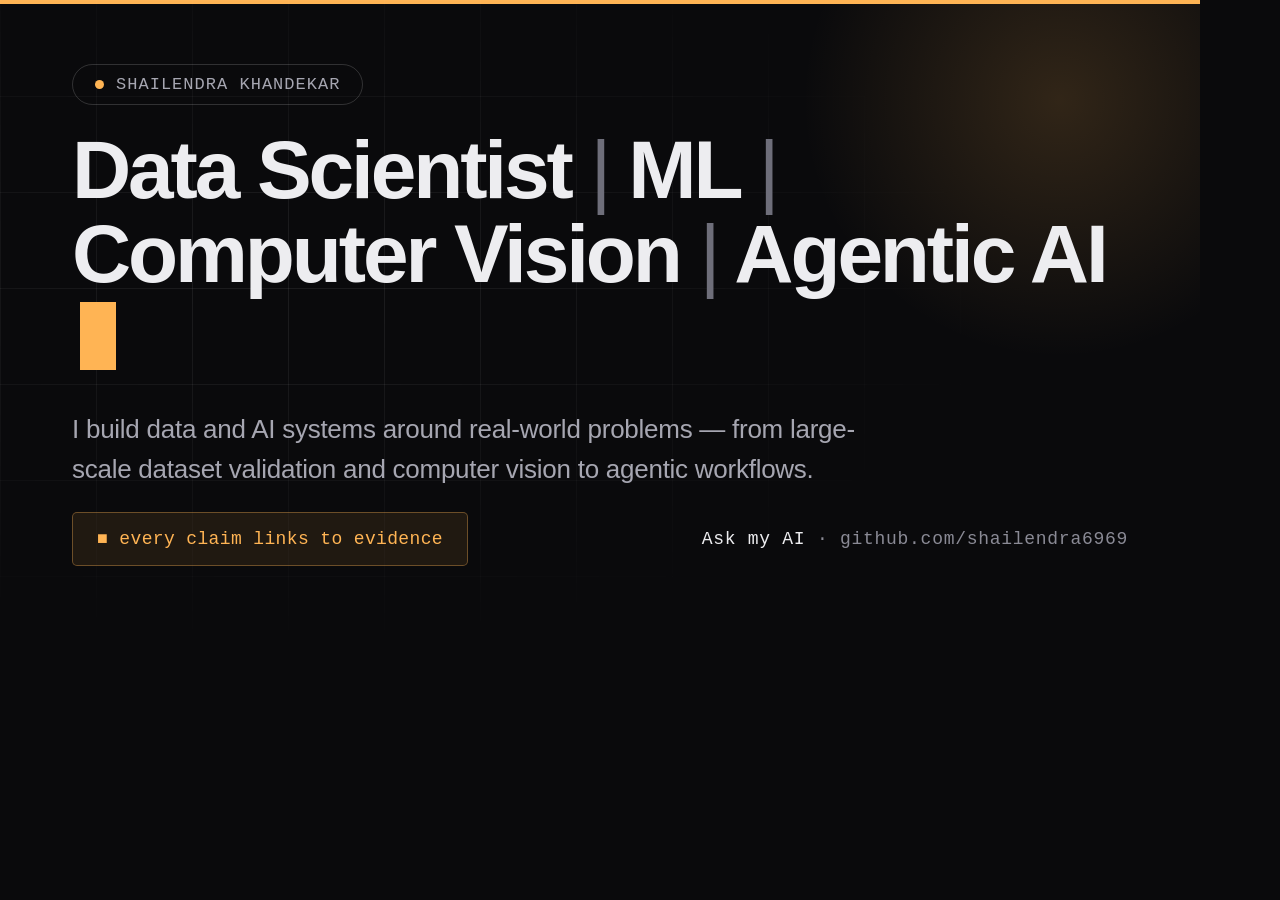
<file: _unused/assets/og.html>
<!doctype html>
<html lang="en">
<head>
<meta charset="utf-8">
<style>
  *{margin:0;padding:0;box-sizing:border-box}
  html,body{width:1200px;height:630px;overflow:hidden}
  body{
    background:#0A0A0C;color:#EDEDF0;
    font-family:'Inter',-apple-system,'Helvetica Neue',Arial,sans-serif;
    position:relative;display:flex;flex-direction:column;justify-content:space-between;
    padding:64px 72px;
  }
  .grid{
    position:absolute;inset:0;
    background-image:
      linear-gradient(to right, rgba(255,255,255,.07) 1px, transparent 1px),
      linear-gradient(to bottom, rgba(255,255,255,.07) 1px, transparent 1px);
    background-size:96px 96px;
    -webkit-mask-image:radial-gradient(ellipse 80% 80% at 25% 45%, #000 10%, transparent 75%);
    mask-image:radial-gradient(ellipse 80% 80% at 25% 45%, #000 10%, transparent 75%);
  }
  .glow{
    position:absolute;top:-180px;right:-140px;width:560px;height:560px;
    background:radial-gradient(circle, rgba(255,180,84,.16), transparent 65%);
  }
  .mono{font-family:'JetBrains Mono','SF Mono',Menlo,Consolas,monospace}
  .top,.mid,.bot{position:relative;z-index:2}
  .eyebrow{
    display:inline-flex;align-items:center;gap:12px;
    font-family:'JetBrains Mono','SF Mono',Menlo,Consolas,monospace;
    font-size:17px;letter-spacing:.06em;color:#A6A6B1;
    border:1px solid rgba(255,255,255,.16);border-radius:999px;padding:10px 22px;
  }
  .dot{width:9px;height:9px;border-radius:50%;background:#FFB454}
  h1{
    font-size:82px;line-height:1.03;letter-spacing:-.038em;font-weight:600;
    margin-bottom:28px;
  }
  .pipe{color:#6E6E7A;font-weight:400}
  .caret{
    display:inline-block;width:.44em;height:.82em;background:#FFB454;
    margin-left:.1em;vertical-align:-.04em;
  }
  .tag{
    font-size:26px;line-height:1.55;color:#A6A6B1;max-width:830px;letter-spacing:-.01em;
  }
  .bot{display:flex;align-items:center;justify-content:space-between;gap:24px}
  .badge{
    display:flex;align-items:center;gap:14px;
    border:1px solid rgba(255,180,84,.34);background:rgba(255,180,84,.09);
    border-radius:5px;padding:16px 24px;
    font-family:'JetBrains Mono','SF Mono',Menlo,Consolas,monospace;
    font-size:18px;color:#FFB454;letter-spacing:.02em;
  }
  .handle{
    font-family:'JetBrains Mono','SF Mono',Menlo,Consolas,monospace;
    font-size:18px;color:#8A8A95;letter-spacing:.04em;
  }
  .handle b{color:#EDEDF0;font-weight:500}
  .rule{position:absolute;left:0;right:0;top:0;height:4px;background:#FFB454}
</style>
</head>
<body>
  <div class="rule"></div>
  <div class="grid"></div>
  <div class="glow"></div>

  <div class="top">
    <span class="eyebrow"><span class="dot"></span>SHAILENDRA KHANDEKAR</span>
  </div>

  <div class="mid">
    <h1>Data Scientist <span class="pipe">|</span> ML <span class="pipe">|</span><br>Computer Vision <span class="pipe">|</span> Agentic AI<i class="caret"></i></h1>
    <p class="tag">I build data and AI systems around real-world problems — from large-scale dataset validation and computer vision to agentic workflows.</p>
  </div>

  <div class="bot">
    <span class="badge">■ every claim links to evidence</span>
    <span class="handle"><b>Ask my AI</b> · github.com/shailendra6969</span>
  </div>
</body>
</html>
</file>
